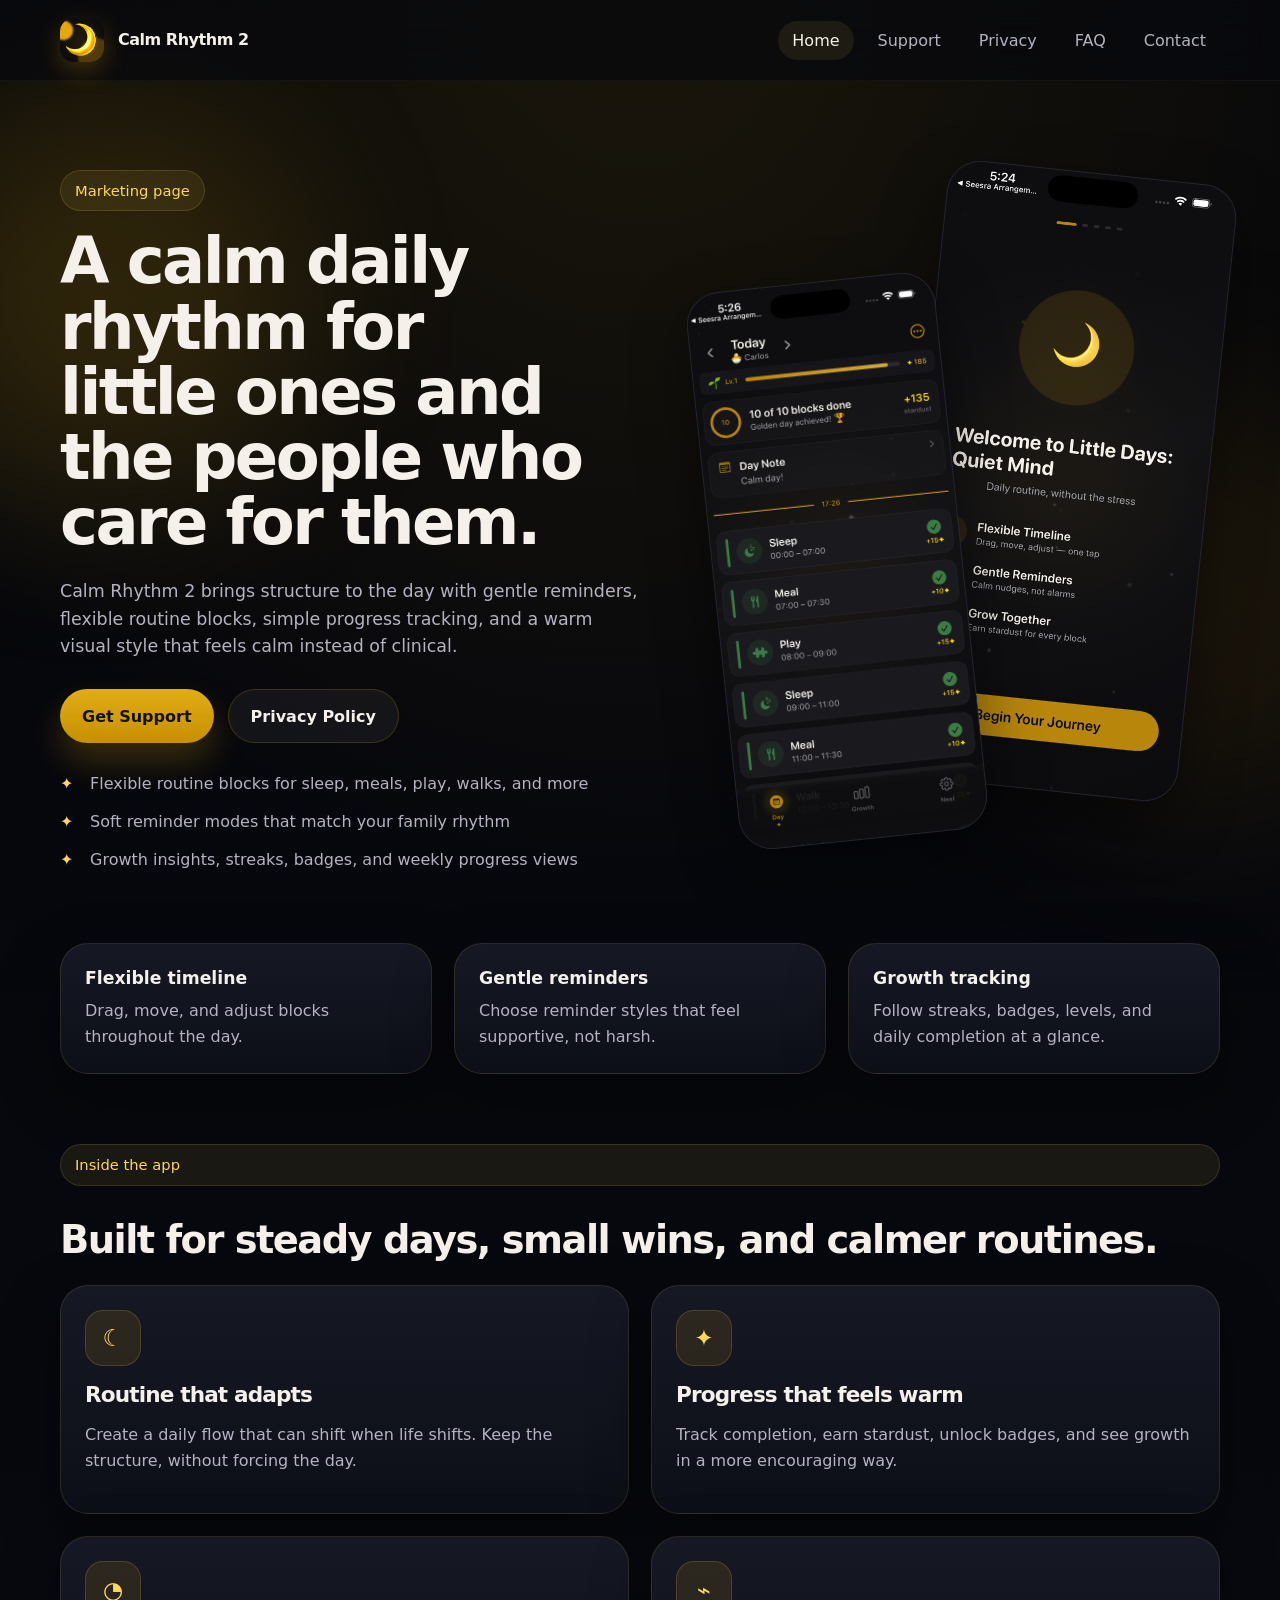
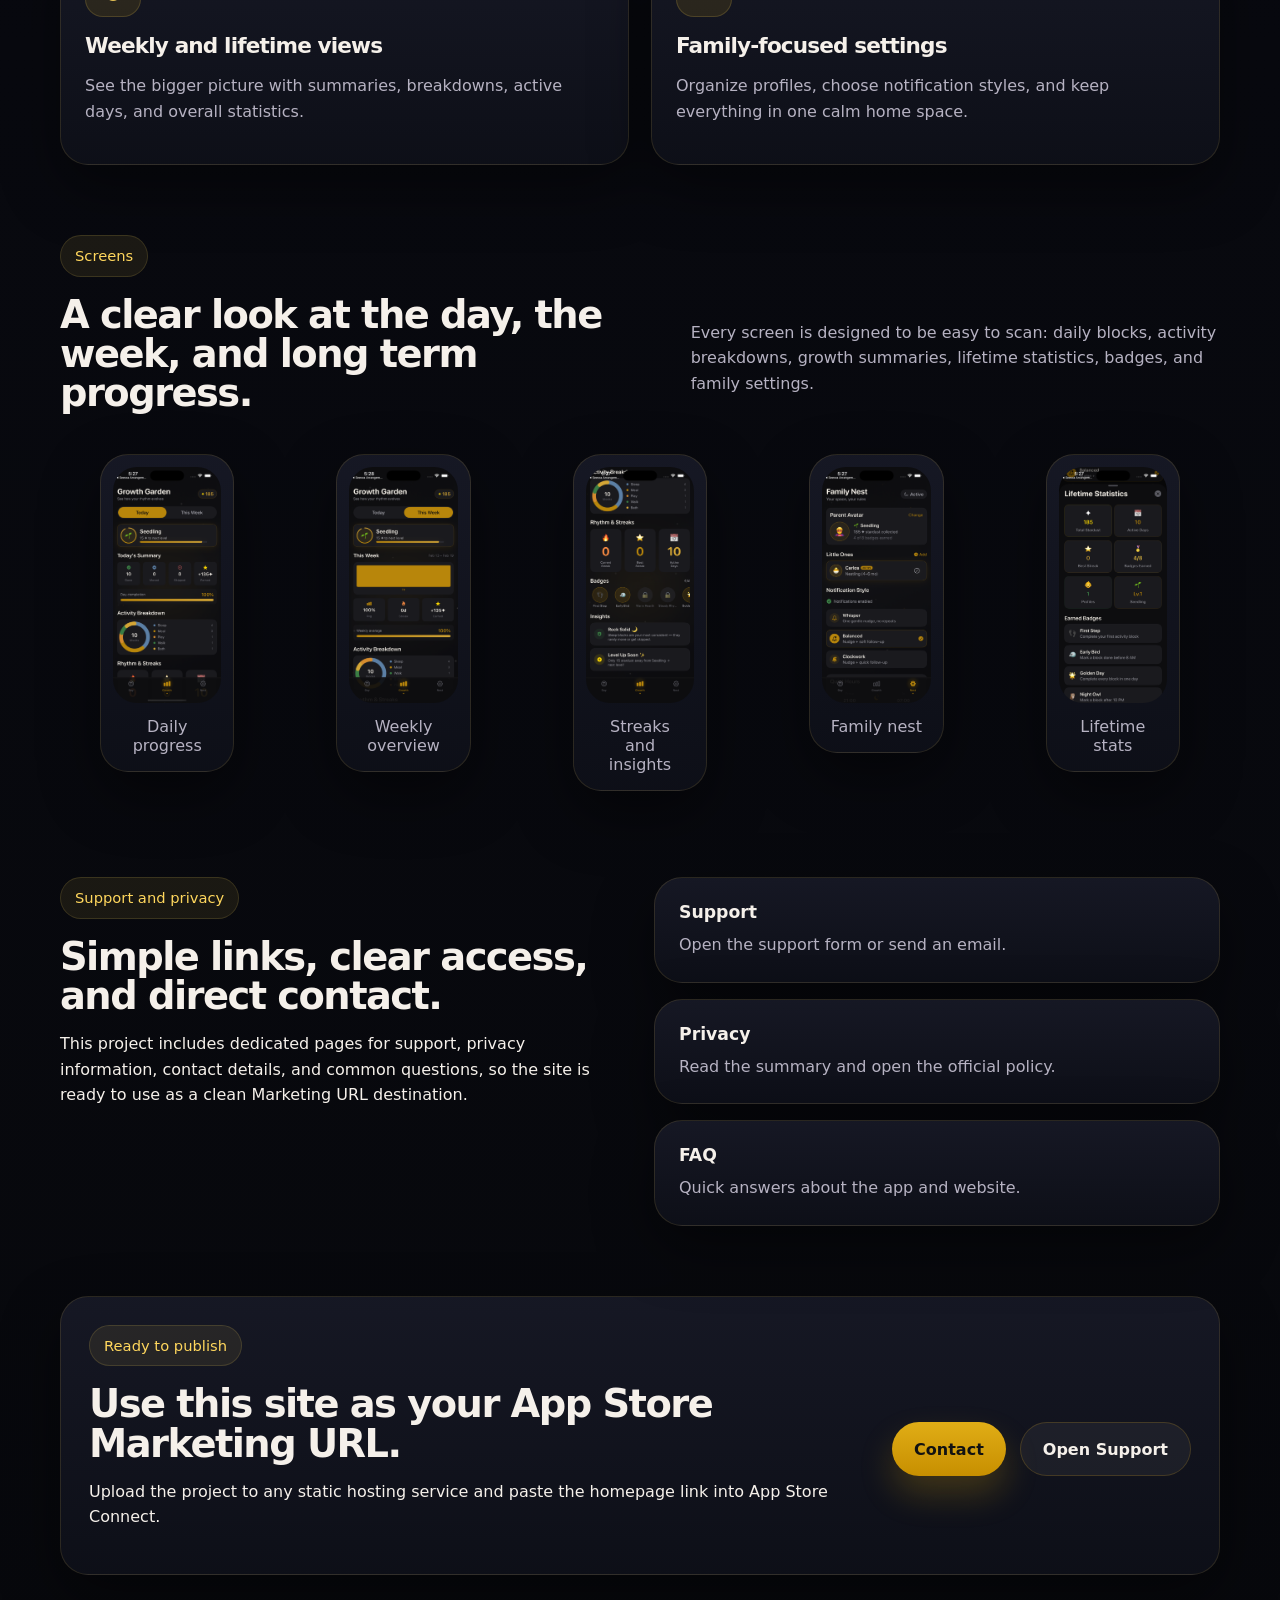
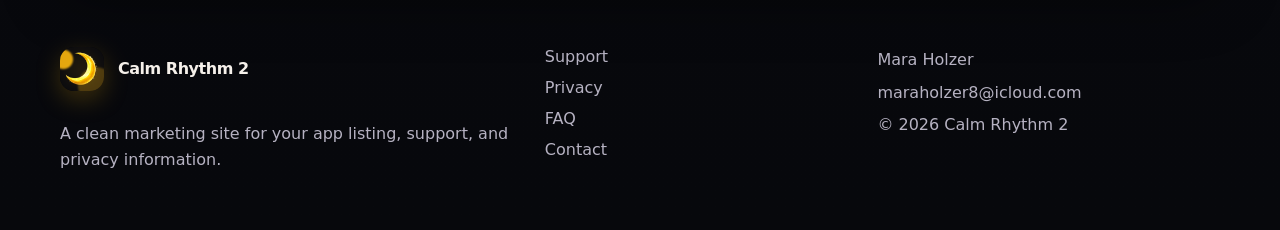
<file: index.html>
<!DOCTYPE html>
<html lang="en">
<head>
  <meta charset="UTF-8">
  <meta name="viewport" content="width=device-width, initial-scale=1.0">
  <title>Calm Rhythm 2</title>
  <meta name="description" content="Calm Rhythm 2 helps families shape a calmer daily rhythm with gentle reminders, flexible routine blocks, growth insights, and a warm, focused experience.">
  <meta name="theme-color" content="#08090f">
  <meta property="og:title" content="Calm Rhythm 2">
  <meta property="og:description" content="A calm daily rhythm for little ones and the people who care for them.">
  <meta property="og:type" content="website">
  <meta property="og:image" content="assets/img/app-icon.png">
  <link rel="icon" type="image/png" href="assets/img/app-icon.png">
  <link rel="stylesheet" href="assets/css/styles.css">
</head>
<body>
  <div class="page-glow glow-left"></div>
  <div class="page-glow glow-right"></div>

  <header class="site-header">
    <div class="container nav-wrap">
      <a class="brand" href="index.html">
        <img src="assets/img/app-icon.png" alt="Calm Rhythm 2 app icon">
        <span>Calm Rhythm 2</span>
      </a>

      <button class="menu-toggle" type="button" aria-expanded="false" aria-controls="site-nav">
        <span></span>
        <span></span>
        <span></span>
      </button>

      <nav id="site-nav" class="site-nav" aria-label="Primary">
        <a href="index.html" class="active">Home</a>
        <a href="support.html">Support</a>
        <a href="privacy.html">Privacy</a>
        <a href="faq.html">FAQ</a>
        <a href="contact.html">Contact</a>
      </nav>
    </div>
  </header>

  <main>
    <section class="hero">
      <div class="container hero-grid">
        <div class="hero-copy">
          <span class="eyebrow">Marketing page</span>
          <h1>A calm daily rhythm for little ones and the people who care for them.</h1>
          <p class="lead">
            Calm Rhythm 2 brings structure to the day with gentle reminders, flexible routine blocks,
            simple progress tracking, and a warm visual style that feels calm instead of clinical.
          </p>

          <div class="hero-actions">
            <a class="button primary" href="support.html">Get Support</a>
            <a class="button secondary" href="privacy.html">Privacy Policy</a>
          </div>

          <ul class="hero-points">
            <li>Flexible routine blocks for sleep, meals, play, walks, and more</li>
            <li>Soft reminder modes that match your family rhythm</li>
            <li>Growth insights, streaks, badges, and weekly progress views</li>
          </ul>
        </div>

        <div class="hero-visual">
          <div class="phone-stack">
            <article class="phone-card card-large tilt-left">
              <img src="assets/img/screen-onboarding.png" alt="Welcome screen in Calm Rhythm 2" loading="eager">
            </article>
            <article class="phone-card card-small float-up">
              <img src="assets/img/screen-day.png" alt="Day routine view in Calm Rhythm 2" loading="eager">
            </article>
          </div>
        </div>
      </div>
    </section>

    <section class="section stats-strip">
      <div class="container stat-grid">
        <article class="stat-card">
          <strong>Flexible timeline</strong>
          <span>Drag, move, and adjust blocks throughout the day.</span>
        </article>
        <article class="stat-card">
          <strong>Gentle reminders</strong>
          <span>Choose reminder styles that feel supportive, not harsh.</span>
        </article>
        <article class="stat-card">
          <strong>Growth tracking</strong>
          <span>Follow streaks, badges, levels, and daily completion at a glance.</span>
        </article>
      </div>
    </section>

    <section class="section">
      <div class="container section-head">
        <span class="eyebrow">Inside the app</span>
        <h2>Built for steady days, small wins, and calmer routines.</h2>
      </div>

      <div class="container feature-grid">
        <article class="feature-card">
          <div class="feature-icon">☾</div>
          <h3>Routine that adapts</h3>
          <p>Create a daily flow that can shift when life shifts. Keep the structure, without forcing the day.</p>
        </article>

        <article class="feature-card">
          <div class="feature-icon">✦</div>
          <h3>Progress that feels warm</h3>
          <p>Track completion, earn stardust, unlock badges, and see growth in a more encouraging way.</p>
        </article>

        <article class="feature-card">
          <div class="feature-icon">◔</div>
          <h3>Weekly and lifetime views</h3>
          <p>See the bigger picture with summaries, breakdowns, active days, and overall statistics.</p>
        </article>

        <article class="feature-card">
          <div class="feature-icon">⌁</div>
          <h3>Family-focused settings</h3>
          <p>Organize profiles, choose notification styles, and keep everything in one calm home space.</p>
        </article>
      </div>
    </section>

    <section class="section showcase">
      <div class="container section-head split">
        <div>
          <span class="eyebrow">Screens</span>
          <h2>A clear look at the day, the week, and long term progress.</h2>
        </div>
        <p class="section-copy">
          Every screen is designed to be easy to scan: daily blocks, activity breakdowns,
          growth summaries, lifetime statistics, badges, and family settings.
        </p>
      </div>

      <div class="container screenshot-grid">
        <figure class="screenshot-card tall">
          <img src="assets/img/screen-growth-today.png" alt="Growth Garden today screen" loading="lazy">
          <figcaption>Daily progress</figcaption>
        </figure>
        <figure class="screenshot-card tall">
          <img src="assets/img/screen-growth-week.png" alt="Growth Garden weekly screen" loading="lazy">
          <figcaption>Weekly overview</figcaption>
        </figure>
        <figure class="screenshot-card tall">
          <img src="assets/img/screen-rhythm.png" alt="Rhythm and streaks screen" loading="lazy">
          <figcaption>Streaks and insights</figcaption>
        </figure>
        <figure class="screenshot-card tall">
          <img src="assets/img/screen-family.png" alt="Family settings screen" loading="lazy">
          <figcaption>Family nest</figcaption>
        </figure>
        <figure class="screenshot-card tall">
          <img src="assets/img/screen-statistics.png" alt="Lifetime statistics screen" loading="lazy">
          <figcaption>Lifetime stats</figcaption>
        </figure>
      </div>
    </section>

    <section class="section info-band">
      <div class="container info-grid">
        <div class="info-copy">
          <span class="eyebrow">Support and privacy</span>
          <h2>Simple links, clear access, and direct contact.</h2>
          <p>
            This project includes dedicated pages for support, privacy information, contact details,
            and common questions, so the site is ready to use as a clean Marketing URL destination.
          </p>
        </div>
        <div class="mini-cards">
          <a class="mini-card" href="support.html">
            <strong>Support</strong>
            <span>Open the support form or send an email.</span>
          </a>
          <a class="mini-card" href="privacy.html">
            <strong>Privacy</strong>
            <span>Read the summary and open the official policy.</span>
          </a>
          <a class="mini-card" href="faq.html">
            <strong>FAQ</strong>
            <span>Quick answers about the app and website.</span>
          </a>
        </div>
      </div>
    </section>

    <section class="section cta-section">
      <div class="container cta-box">
        <div>
          <span class="eyebrow">Ready to publish</span>
          <h2>Use this site as your App Store Marketing URL.</h2>
          <p>Upload the project to any static hosting service and paste the homepage link into App Store Connect.</p>
        </div>
        <div class="cta-actions">
          <a class="button primary" href="contact.html">Contact</a>
          <a class="button secondary" href="support.html">Open Support</a>
        </div>
      </div>
    </section>
  </main>

  <footer class="site-footer">
    <div class="container footer-grid">
      <div>
        <a class="brand footer-brand" href="index.html">
          <img src="assets/img/app-icon.png" alt="Calm Rhythm 2 app icon">
          <span>Calm Rhythm 2</span>
        </a>
        <p class="footer-text">A clean marketing site for your app listing, support, and privacy information.</p>
      </div>

      <div class="footer-links">
        <a href="support.html">Support</a>
        <a href="privacy.html">Privacy</a>
        <a href="faq.html">FAQ</a>
        <a href="contact.html">Contact</a>
      </div>

      <div class="footer-meta">
        <span>Mara Holzer</span>
        <a href="mailto:maraholzer8@icloud.com">maraholzer8@icloud.com</a>
        <span>© <span id="year"></span> Calm Rhythm 2</span>
      </div>
    </div>
  </footer>

  <script src="assets/js/script.js"></script>
</body>
</html>
</file>
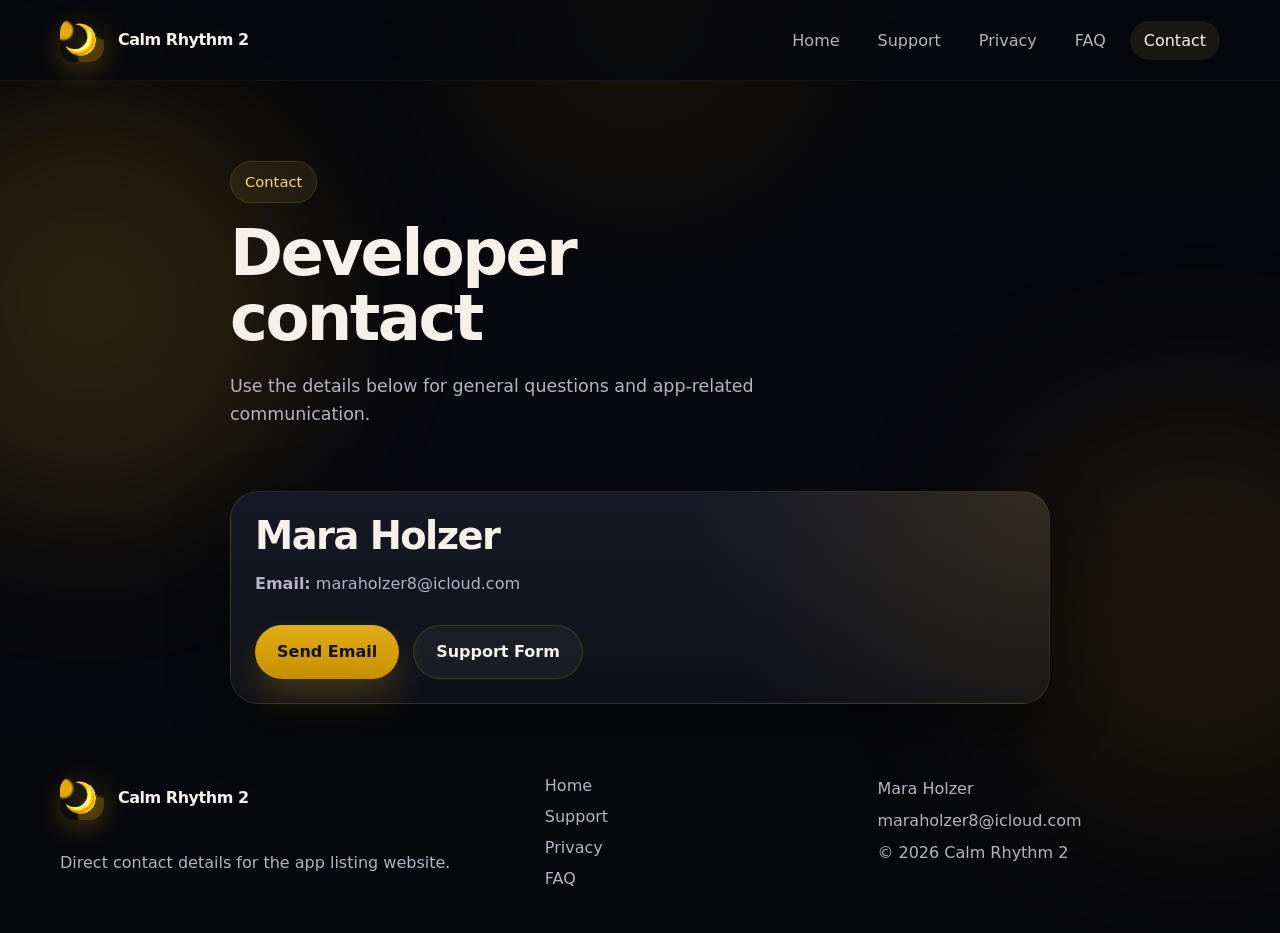
<file: contact.html>
<!DOCTYPE html>
<html lang="en">
<head>
  <meta charset="UTF-8">
  <meta name="viewport" content="width=device-width, initial-scale=1.0">
  <title>Contact · Calm Rhythm 2</title>
  <meta name="description" content="Contact details for Calm Rhythm 2.">
  <meta name="theme-color" content="#08090f">
  <link rel="icon" type="image/png" href="assets/img/app-icon.png">
  <link rel="stylesheet" href="assets/css/styles.css">
</head>
<body>
  <div class="page-glow glow-left"></div>
  <div class="page-glow glow-right"></div>

  <header class="site-header">
    <div class="container nav-wrap">
      <a class="brand" href="index.html">
        <img src="assets/img/app-icon.png" alt="Calm Rhythm 2 app icon">
        <span>Calm Rhythm 2</span>
      </a>
      <button class="menu-toggle" type="button" aria-expanded="false" aria-controls="site-nav">
        <span></span><span></span><span></span>
      </button>
      <nav id="site-nav" class="site-nav" aria-label="Primary">
        <a href="index.html">Home</a>
        <a href="support.html">Support</a>
        <a href="privacy.html">Privacy</a>
        <a href="faq.html">FAQ</a>
        <a href="contact.html" class="active">Contact</a>
      </nav>
    </div>
  </header>

  <main>
    <section class="inner-hero">
      <div class="container narrow">
        <span class="eyebrow">Contact</span>
        <h1>Developer contact</h1>
        <p class="lead">Use the details below for general questions and app-related communication.</p>
      </div>
    </section>

    <section class="section">
      <div class="container narrow">
        <article class="panel-card highlight-panel contact-card">
          <h2>Mara Holzer</h2>
          <p><strong>Email:</strong> <a href="mailto:maraholzer8@icloud.com">maraholzer8@icloud.com</a></p>
          <div class="cta-actions left-align">
            <a class="button primary" href="mailto:maraholzer8@icloud.com">Send Email</a>
            <a class="button secondary" href="https://forms.gle/k3CAYrdXFRy4uc44A" target="_blank" rel="noopener noreferrer">Support Form</a>
          </div>
        </article>
      </div>
    </section>
  </main>

  <footer class="site-footer">
    <div class="container footer-grid">
      <div>
        <a class="brand footer-brand" href="index.html">
          <img src="assets/img/app-icon.png" alt="Calm Rhythm 2 app icon">
          <span>Calm Rhythm 2</span>
        </a>
        <p class="footer-text">Direct contact details for the app listing website.</p>
      </div>
      <div class="footer-links">
        <a href="index.html">Home</a>
        <a href="support.html">Support</a>
        <a href="privacy.html">Privacy</a>
        <a href="faq.html">FAQ</a>
      </div>
      <div class="footer-meta">
        <span>Mara Holzer</span>
        <a href="mailto:maraholzer8@icloud.com">maraholzer8@icloud.com</a>
        <span>© <span id="year"></span> Calm Rhythm 2</span>
      </div>
    </div>
  </footer>

  <script src="assets/js/script.js"></script>
</body>
</html>
</file>
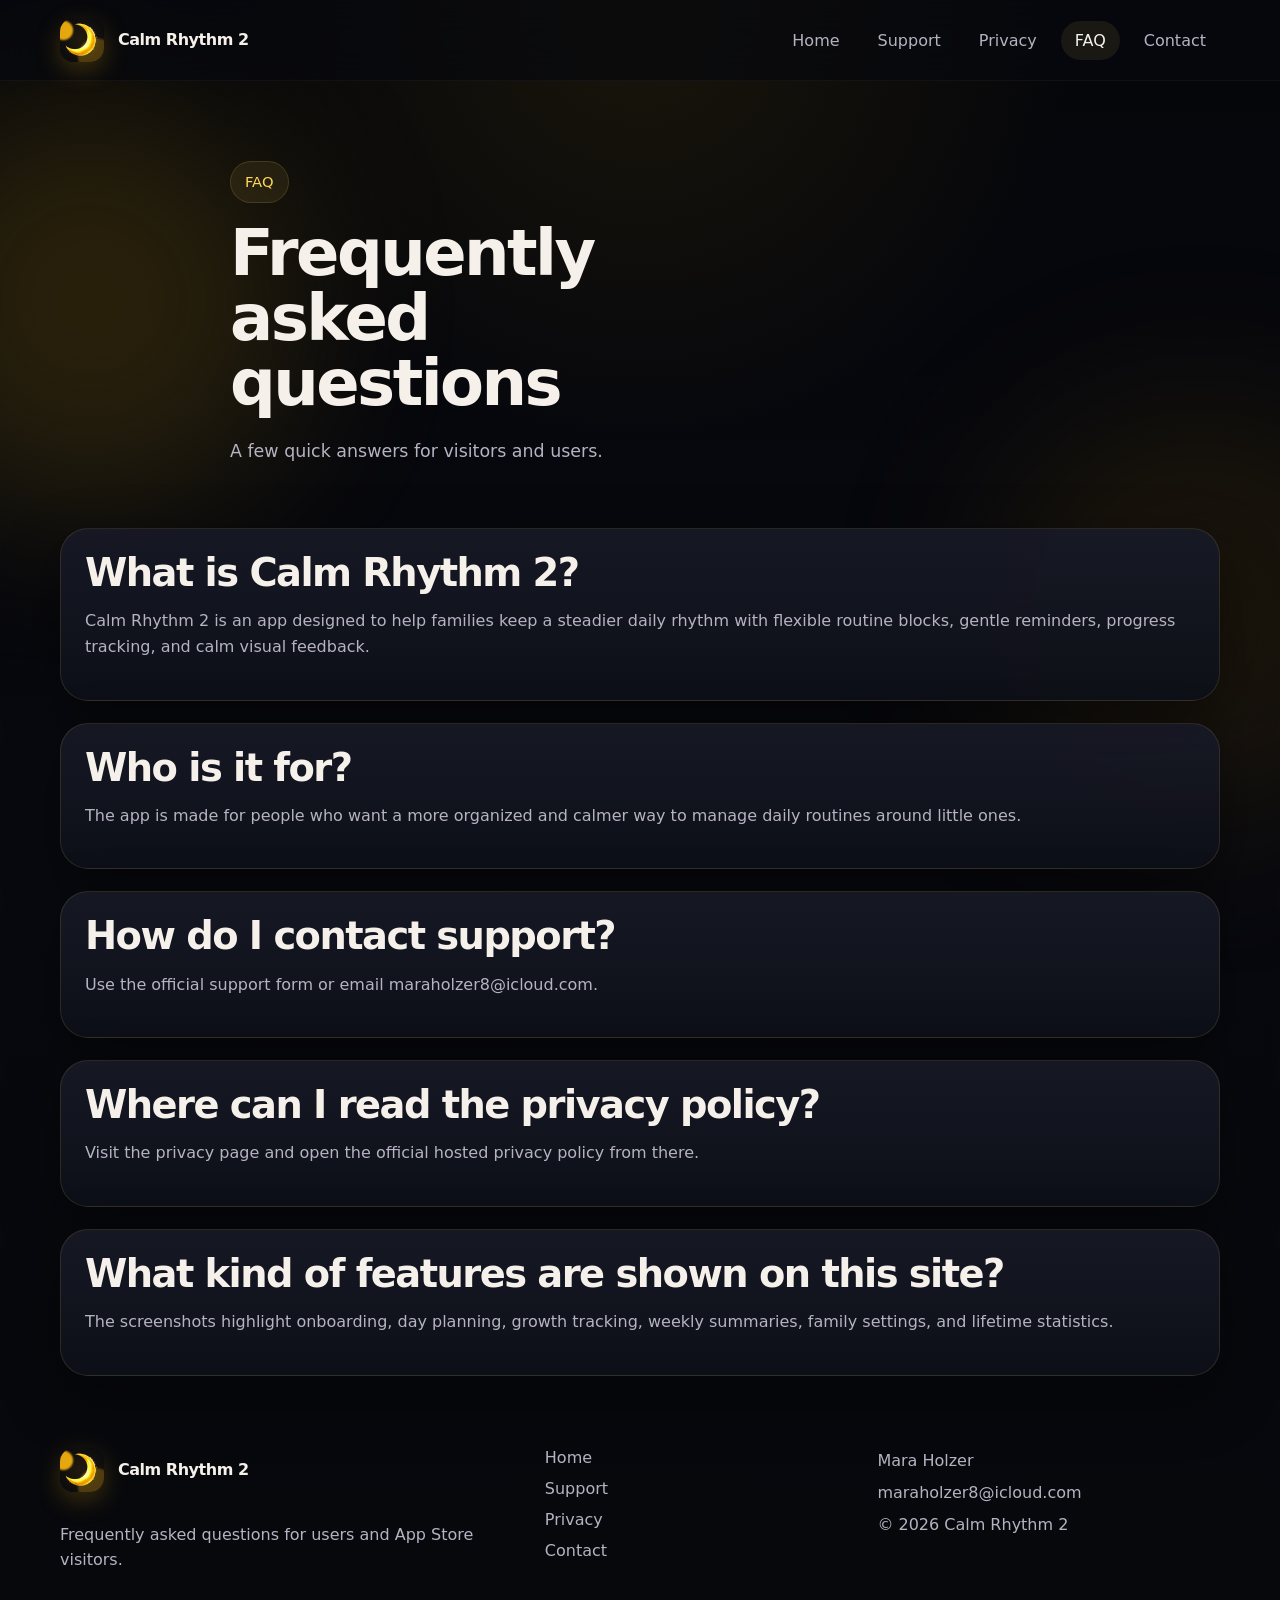
<file: faq.html>
<!DOCTYPE html>
<html lang="en">
<head>
  <meta charset="UTF-8">
  <meta name="viewport" content="width=device-width, initial-scale=1.0">
  <title>FAQ · Calm Rhythm 2</title>
  <meta name="description" content="Frequently asked questions for Calm Rhythm 2.">
  <meta name="theme-color" content="#08090f">
  <link rel="icon" type="image/png" href="assets/img/app-icon.png">
  <link rel="stylesheet" href="assets/css/styles.css">
</head>
<body>
  <div class="page-glow glow-left"></div>
  <div class="page-glow glow-right"></div>

  <header class="site-header">
    <div class="container nav-wrap">
      <a class="brand" href="index.html">
        <img src="assets/img/app-icon.png" alt="Calm Rhythm 2 app icon">
        <span>Calm Rhythm 2</span>
      </a>
      <button class="menu-toggle" type="button" aria-expanded="false" aria-controls="site-nav">
        <span></span><span></span><span></span>
      </button>
      <nav id="site-nav" class="site-nav" aria-label="Primary">
        <a href="index.html">Home</a>
        <a href="support.html">Support</a>
        <a href="privacy.html">Privacy</a>
        <a href="faq.html" class="active">FAQ</a>
        <a href="contact.html">Contact</a>
      </nav>
    </div>
  </header>

  <main>
    <section class="inner-hero">
      <div class="container narrow">
        <span class="eyebrow">FAQ</span>
        <h1>Frequently asked questions</h1>
        <p class="lead">A few quick answers for visitors and users.</p>
      </div>
    </section>

    <section class="section">
      <div class="container faq-list">
        <article class="panel-card faq-item">
          <h2>What is Calm Rhythm 2?</h2>
          <p>Calm Rhythm 2 is an app designed to help families keep a steadier daily rhythm with flexible routine blocks, gentle reminders, progress tracking, and calm visual feedback.</p>
        </article>

        <article class="panel-card faq-item">
          <h2>Who is it for?</h2>
          <p>The app is made for people who want a more organized and calmer way to manage daily routines around little ones.</p>
        </article>

        <article class="panel-card faq-item">
          <h2>How do I contact support?</h2>
          <p>Use the official <a href="https://forms.gle/k3CAYrdXFRy4uc44A" target="_blank" rel="noopener noreferrer">support form</a> or email <a href="mailto:maraholzer8@icloud.com">maraholzer8@icloud.com</a>.</p>
        </article>

        <article class="panel-card faq-item">
          <h2>Where can I read the privacy policy?</h2>
          <p>Visit the <a href="privacy.html">privacy page</a> and open the official hosted privacy policy from there.</p>
        </article>

        <article class="panel-card faq-item">
          <h2>What kind of features are shown on this site?</h2>
          <p>The screenshots highlight onboarding, day planning, growth tracking, weekly summaries, family settings, and lifetime statistics.</p>
        </article>
      </div>
    </section>
  </main>

  <footer class="site-footer">
    <div class="container footer-grid">
      <div>
        <a class="brand footer-brand" href="index.html">
          <img src="assets/img/app-icon.png" alt="Calm Rhythm 2 app icon">
          <span>Calm Rhythm 2</span>
        </a>
        <p class="footer-text">Frequently asked questions for users and App Store visitors.</p>
      </div>
      <div class="footer-links">
        <a href="index.html">Home</a>
        <a href="support.html">Support</a>
        <a href="privacy.html">Privacy</a>
        <a href="contact.html">Contact</a>
      </div>
      <div class="footer-meta">
        <span>Mara Holzer</span>
        <a href="mailto:maraholzer8@icloud.com">maraholzer8@icloud.com</a>
        <span>© <span id="year"></span> Calm Rhythm 2</span>
      </div>
    </div>
  </footer>

  <script src="assets/js/script.js"></script>
</body>
</html>
</file>
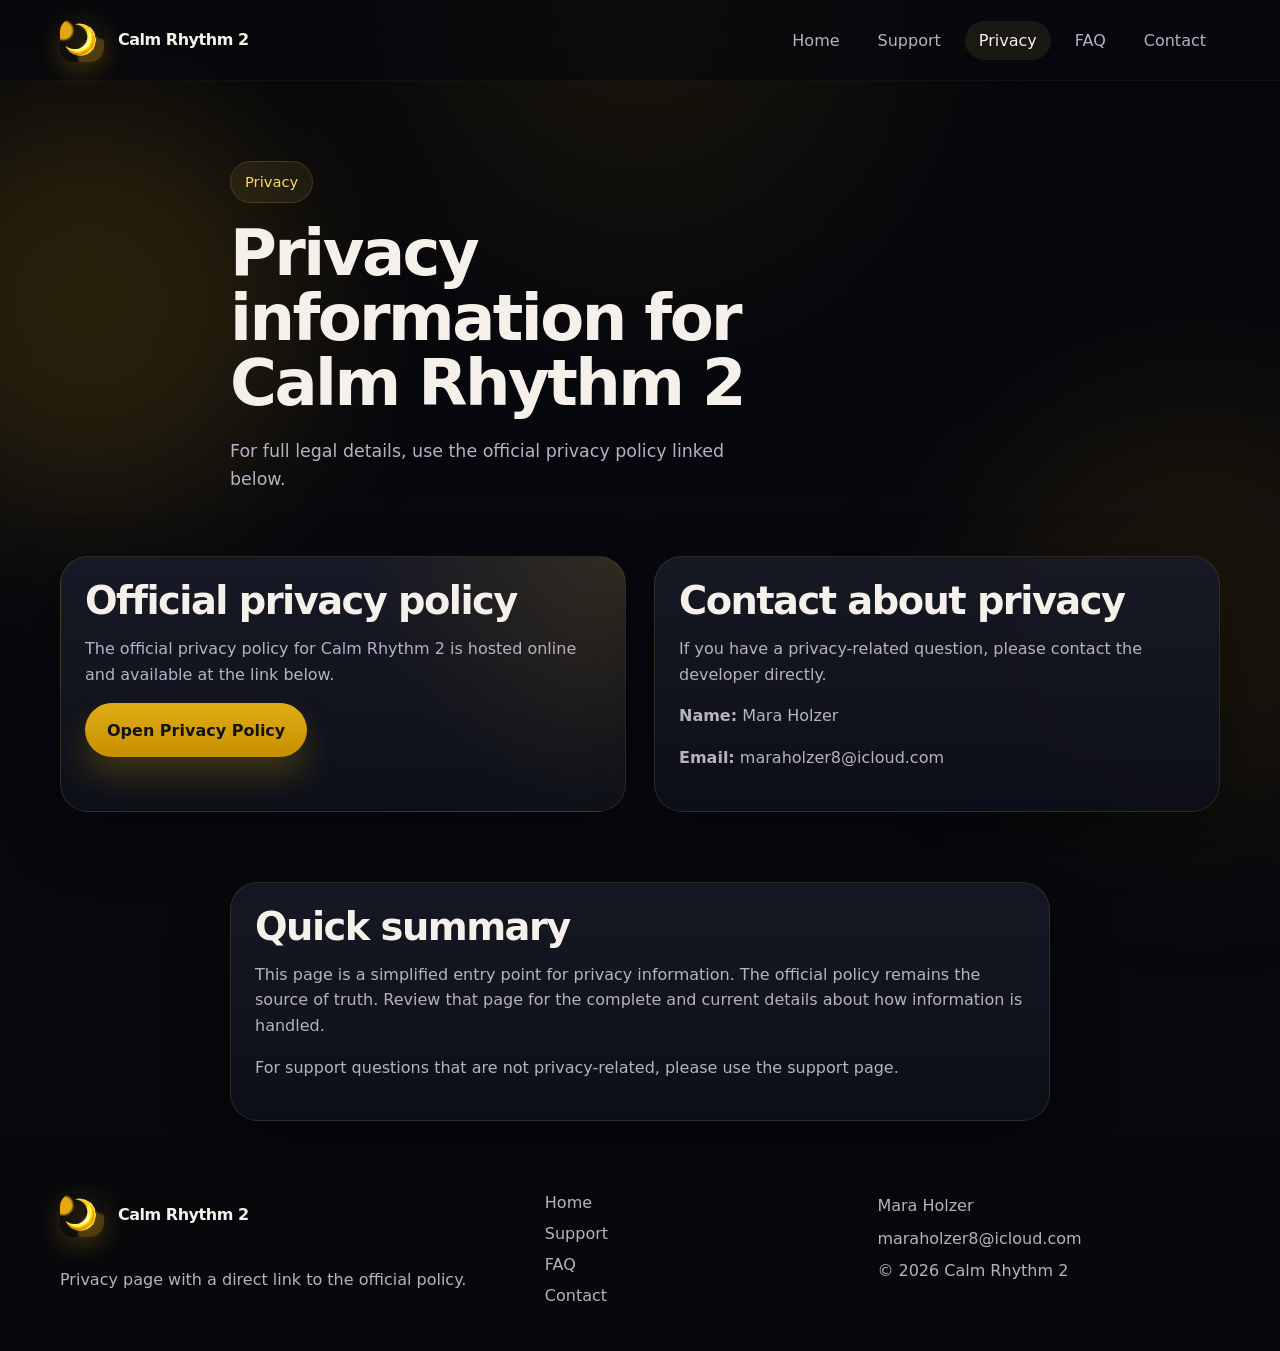
<file: privacy.html>
<!DOCTYPE html>
<html lang="en">
<head>
  <meta charset="UTF-8">
  <meta name="viewport" content="width=device-width, initial-scale=1.0">
  <title>Privacy · Calm Rhythm 2</title>
  <meta name="description" content="Privacy information for Calm Rhythm 2.">
  <meta name="theme-color" content="#08090f">
  <link rel="icon" type="image/png" href="assets/img/app-icon.png">
  <link rel="stylesheet" href="assets/css/styles.css">
</head>
<body>
  <div class="page-glow glow-left"></div>
  <div class="page-glow glow-right"></div>

  <header class="site-header">
    <div class="container nav-wrap">
      <a class="brand" href="index.html">
        <img src="assets/img/app-icon.png" alt="Calm Rhythm 2 app icon">
        <span>Calm Rhythm 2</span>
      </a>
      <button class="menu-toggle" type="button" aria-expanded="false" aria-controls="site-nav">
        <span></span><span></span><span></span>
      </button>
      <nav id="site-nav" class="site-nav" aria-label="Primary">
        <a href="index.html">Home</a>
        <a href="support.html">Support</a>
        <a href="privacy.html" class="active">Privacy</a>
        <a href="faq.html">FAQ</a>
        <a href="contact.html">Contact</a>
      </nav>
    </div>
  </header>

  <main>
    <section class="inner-hero">
      <div class="container narrow">
        <span class="eyebrow">Privacy</span>
        <h1>Privacy information for Calm Rhythm 2</h1>
        <p class="lead">For full legal details, use the official privacy policy linked below.</p>
      </div>
    </section>

    <section class="section">
      <div class="container support-grid alt-grid">
        <article class="panel-card highlight-panel">
          <h2>Official privacy policy</h2>
          <p>
            The official privacy policy for Calm Rhythm 2 is hosted online and available at the link below.
          </p>
          <a class="button primary" href="https://doc-hosting.flycricket.io/little-days-quiet-mind-privacy-policy/615451b4-6631-4337-88b1-2e77f54204c6/privacy" target="_blank" rel="noopener noreferrer">Open Privacy Policy</a>
        </article>

        <article class="panel-card">
          <h2>Contact about privacy</h2>
          <p>If you have a privacy-related question, please contact the developer directly.</p>
          <p><strong>Name:</strong> Mara Holzer</p>
          <p><strong>Email:</strong> <a href="mailto:maraholzer8@icloud.com">maraholzer8@icloud.com</a></p>
        </article>
      </div>
    </section>

    <section class="section">
      <div class="container narrow">
        <article class="panel-card">
          <h2>Quick summary</h2>
          <p>
            This page is a simplified entry point for privacy information. The official policy remains the source of truth.
            Review that page for the complete and current details about how information is handled.
          </p>
          <p>
            For support questions that are not privacy-related, please use the <a href="support.html">support page</a>.
          </p>
        </article>
      </div>
    </section>
  </main>

  <footer class="site-footer">
    <div class="container footer-grid">
      <div>
        <a class="brand footer-brand" href="index.html">
          <img src="assets/img/app-icon.png" alt="Calm Rhythm 2 app icon">
          <span>Calm Rhythm 2</span>
        </a>
        <p class="footer-text">Privacy page with a direct link to the official policy.</p>
      </div>
      <div class="footer-links">
        <a href="index.html">Home</a>
        <a href="support.html">Support</a>
        <a href="faq.html">FAQ</a>
        <a href="contact.html">Contact</a>
      </div>
      <div class="footer-meta">
        <span>Mara Holzer</span>
        <a href="mailto:maraholzer8@icloud.com">maraholzer8@icloud.com</a>
        <span>© <span id="year"></span> Calm Rhythm 2</span>
      </div>
    </div>
  </footer>

  <script src="assets/js/script.js"></script>
</body>
</html>
</file>
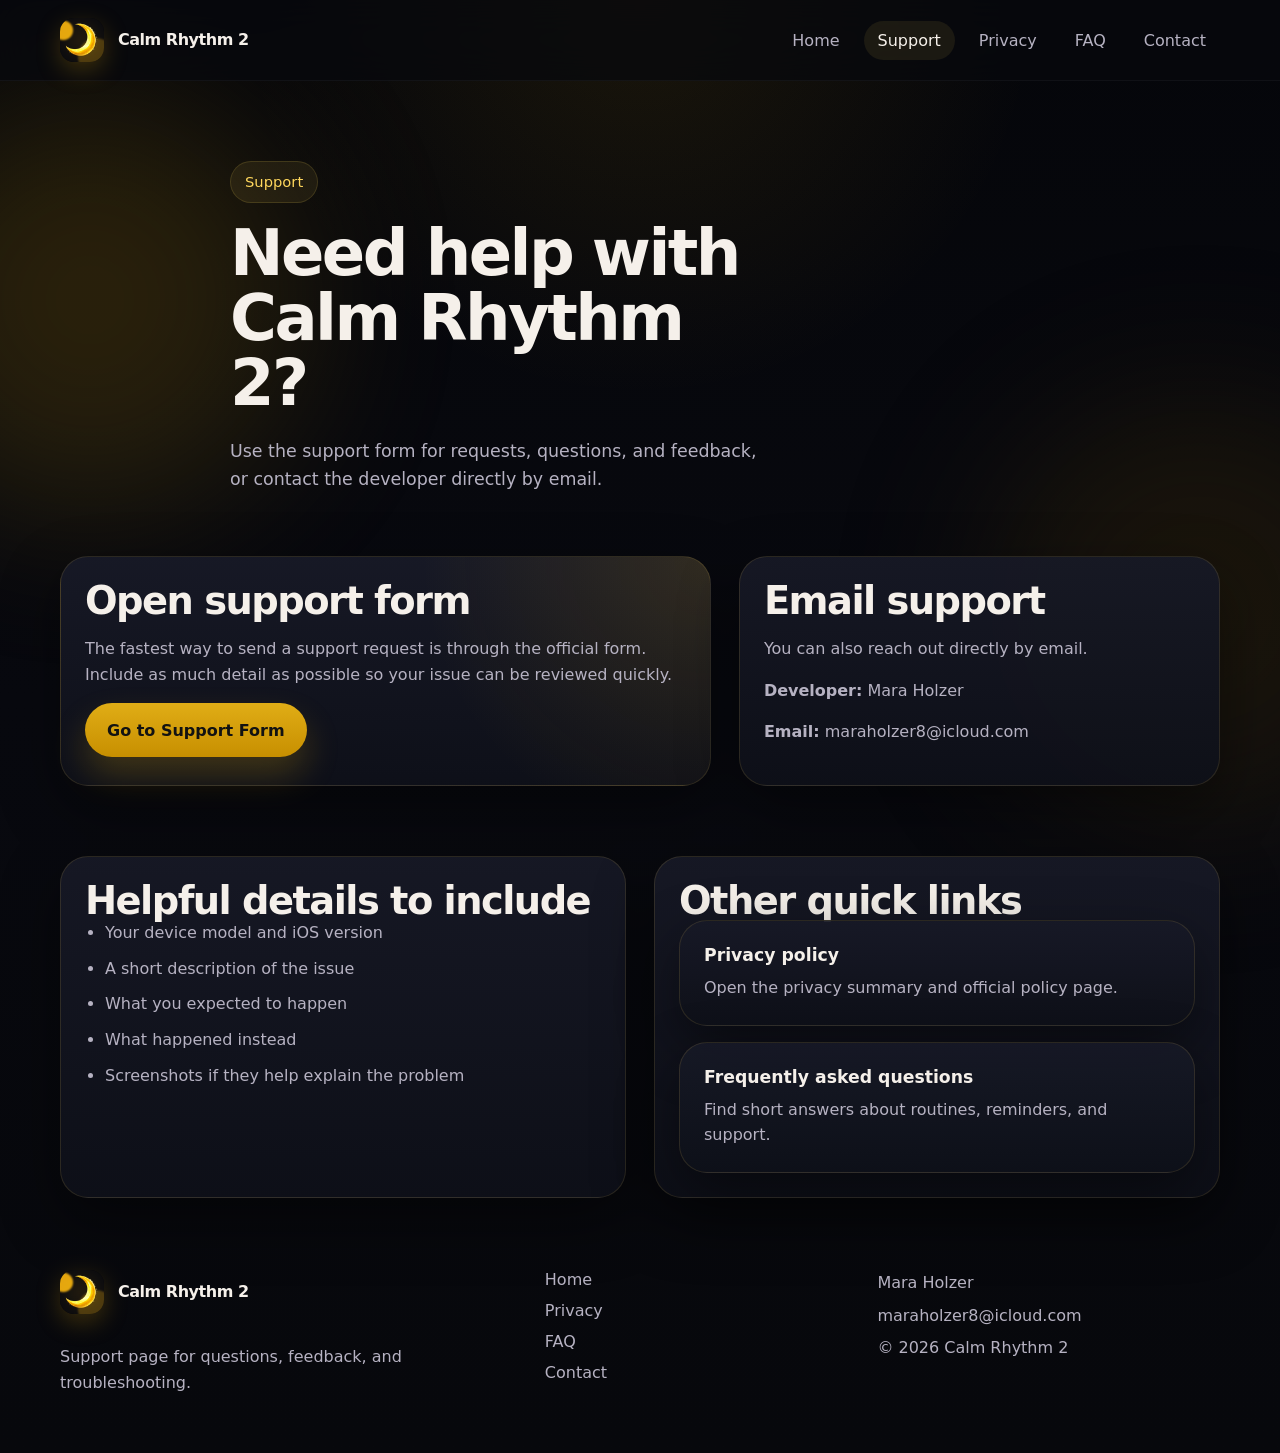
<file: support.html>
<!DOCTYPE html>
<html lang="en">
<head>
  <meta charset="UTF-8">
  <meta name="viewport" content="width=device-width, initial-scale=1.0">
  <title>Support · Calm Rhythm 2</title>
  <meta name="description" content="Support for Calm Rhythm 2. Open the support form or contact the developer by email.">
  <meta name="theme-color" content="#08090f">
  <link rel="icon" type="image/png" href="assets/img/app-icon.png">
  <link rel="stylesheet" href="assets/css/styles.css">
</head>
<body>
  <div class="page-glow glow-left"></div>
  <div class="page-glow glow-right"></div>

  <header class="site-header">
    <div class="container nav-wrap">
      <a class="brand" href="index.html">
        <img src="assets/img/app-icon.png" alt="Calm Rhythm 2 app icon">
        <span>Calm Rhythm 2</span>
      </a>
      <button class="menu-toggle" type="button" aria-expanded="false" aria-controls="site-nav">
        <span></span><span></span><span></span>
      </button>
      <nav id="site-nav" class="site-nav" aria-label="Primary">
        <a href="index.html">Home</a>
        <a href="support.html" class="active">Support</a>
        <a href="privacy.html">Privacy</a>
        <a href="faq.html">FAQ</a>
        <a href="contact.html">Contact</a>
      </nav>
    </div>
  </header>

  <main>
    <section class="inner-hero">
      <div class="container narrow">
        <span class="eyebrow">Support</span>
        <h1>Need help with Calm Rhythm 2?</h1>
        <p class="lead">Use the support form for requests, questions, and feedback, or contact the developer directly by email.</p>
      </div>
    </section>

    <section class="section">
      <div class="container support-grid">
        <article class="panel-card highlight-panel">
          <h2>Open support form</h2>
          <p>
            The fastest way to send a support request is through the official form.
            Include as much detail as possible so your issue can be reviewed quickly.
          </p>
          <a class="button primary" href="https://forms.gle/k3CAYrdXFRy4uc44A" target="_blank" rel="noopener noreferrer">Go to Support Form</a>
        </article>

        <article class="panel-card">
          <h2>Email support</h2>
          <p>You can also reach out directly by email.</p>
          <p><strong>Developer:</strong> Mara Holzer</p>
          <p><strong>Email:</strong> <a href="mailto:maraholzer8@icloud.com">maraholzer8@icloud.com</a></p>
        </article>
      </div>
    </section>

    <section class="section">
      <div class="container support-grid alt-grid">
        <article class="panel-card">
          <h2>Helpful details to include</h2>
          <ul class="clean-list">
            <li>Your device model and iOS version</li>
            <li>A short description of the issue</li>
            <li>What you expected to happen</li>
            <li>What happened instead</li>
            <li>Screenshots if they help explain the problem</li>
          </ul>
        </article>

        <article class="panel-card">
          <h2>Other quick links</h2>
          <div class="link-stack">
            <a class="mini-card" href="privacy.html">
              <strong>Privacy policy</strong>
              <span>Open the privacy summary and official policy page.</span>
            </a>
            <a class="mini-card" href="faq.html">
              <strong>Frequently asked questions</strong>
              <span>Find short answers about routines, reminders, and support.</span>
            </a>
          </div>
        </article>
      </div>
    </section>
  </main>

  <footer class="site-footer">
    <div class="container footer-grid">
      <div>
        <a class="brand footer-brand" href="index.html">
          <img src="assets/img/app-icon.png" alt="Calm Rhythm 2 app icon">
          <span>Calm Rhythm 2</span>
        </a>
        <p class="footer-text">Support page for questions, feedback, and troubleshooting.</p>
      </div>
      <div class="footer-links">
        <a href="index.html">Home</a>
        <a href="privacy.html">Privacy</a>
        <a href="faq.html">FAQ</a>
        <a href="contact.html">Contact</a>
      </div>
      <div class="footer-meta">
        <span>Mara Holzer</span>
        <a href="mailto:maraholzer8@icloud.com">maraholzer8@icloud.com</a>
        <span>© <span id="year"></span> Calm Rhythm 2</span>
      </div>
    </div>
  </footer>

  <script src="assets/js/script.js"></script>
</body>
</html>
</file>
<file: assets/css/styles.css>
:root {
  --bg: #08090f;
  --bg-soft: rgba(20, 21, 33, 0.9);
  --panel: rgba(19, 21, 32, 0.86);
  --panel-strong: rgba(22, 24, 37, 0.96);
  --text: #f5f0ea;
  --muted: #b6b2c2;
  --line: rgba(240, 182, 25, 0.18);
  --gold: #d6a10b;
  --gold-bright: #ffd75d;
  --shadow: 0 22px 60px rgba(0, 0, 0, 0.45);
  --radius-xl: 28px;
  --radius-lg: 22px;
  --radius-md: 18px;
  --container: 1160px;
}

* {
  box-sizing: border-box;
}

html {
  scroll-behavior: smooth;
}

body {
  margin: 0;
  font-family: Inter, ui-sans-serif, system-ui, -apple-system, BlinkMacSystemFont, "Segoe UI", sans-serif;
  background:
    radial-gradient(circle at top, rgba(214, 161, 11, 0.1), transparent 25%),
    linear-gradient(180deg, #05060a 0%, #08090f 48%, #07080c 100%);
  color: var(--text);
  min-height: 100vh;
  position: relative;
  overflow-x: hidden;
}

img {
  max-width: 100%;
  display: block;
}

a {
  color: inherit;
  text-decoration: none;
}

.container {
  width: min(calc(100% - 32px), var(--container));
  margin: 0 auto;
}

.narrow {
  max-width: 820px;
}

.page-glow {
  position: fixed;
  inset: auto;
  width: 420px;
  height: 420px;
  border-radius: 50%;
  filter: blur(90px);
  pointer-events: none;
  opacity: 0.17;
  z-index: 0;
}

.glow-left {
  top: 90px;
  left: -120px;
  background: #d6a10b;
}

.glow-right {
  right: -130px;
  bottom: 80px;
  background: #7b5700;
}

.site-header,
.site-footer,
main {
  position: relative;
  z-index: 1;
}

.site-header {
  position: sticky;
  top: 0;
  backdrop-filter: blur(18px);
  background: rgba(8, 9, 15, 0.72);
  border-bottom: 1px solid rgba(255, 255, 255, 0.04);
}

.nav-wrap {
  display: flex;
  align-items: center;
  justify-content: space-between;
  gap: 20px;
  padding: 18px 0;
}

.brand {
  display: inline-flex;
  align-items: center;
  gap: 14px;
  font-weight: 700;
  letter-spacing: -0.03em;
}

.brand img {
  width: 44px;
  height: 44px;
  border-radius: 14px;
  box-shadow: 0 8px 24px rgba(214, 161, 11, 0.25);
}

.site-nav {
  display: flex;
  align-items: center;
  gap: 10px;
}

.site-nav a {
  padding: 10px 14px;
  color: var(--muted);
  border-radius: 999px;
  transition: 0.25s ease;
}

.site-nav a:hover,
.site-nav a.active {
  color: var(--text);
  background: rgba(255, 214, 93, 0.08);
}

.menu-toggle {
  display: none;
  width: 48px;
  height: 48px;
  border: 1px solid var(--line);
  background: rgba(255, 255, 255, 0.03);
  border-radius: 14px;
  align-items: center;
  justify-content: center;
  flex-direction: column;
  gap: 4px;
  cursor: pointer;
}

.menu-toggle span {
  display: block;
  width: 18px;
  height: 2px;
  border-radius: 2px;
  background: var(--text);
}

.hero,
.inner-hero {
  padding: 80px 0 28px;
}

.hero-grid,
.info-grid,
.support-grid,
.footer-grid,
.cta-box {
  display: grid;
  gap: 28px;
}

.hero-grid {
  grid-template-columns: 1.04fr 0.96fr;
  align-items: center;
}

.eyebrow {
  display: inline-flex;
  align-items: center;
  gap: 8px;
  padding: 8px 14px;
  border-radius: 999px;
  color: var(--gold-bright);
  background: rgba(255, 215, 93, 0.08);
  border: 1px solid rgba(255, 215, 93, 0.14);
  font-size: 0.92rem;
  margin-bottom: 18px;
}

h1,
h2,
h3 {
  margin: 0;
  letter-spacing: -0.04em;
  line-height: 1.02;
}

h1 {
  font-size: clamp(2.7rem, 5vw, 4.8rem);
  max-width: 12ch;
}

h2 {
  font-size: clamp(2rem, 3vw, 3.1rem);
}

h3 {
  font-size: 1.35rem;
}

.lead,
.section-copy,
.footer-text,
p,
li,
span {
  line-height: 1.6;
}

.lead {
  margin: 22px 0 0;
  color: var(--muted);
  font-size: 1.09rem;
  max-width: 62ch;
}

.hero-actions,
.cta-actions {
  display: flex;
  flex-wrap: wrap;
  gap: 14px;
  margin-top: 28px;
}

.button {
  display: inline-flex;
  align-items: center;
  justify-content: center;
  gap: 8px;
  min-height: 54px;
  padding: 0 22px;
  border-radius: 999px;
  font-weight: 700;
  transition: transform 0.2s ease, box-shadow 0.2s ease, background 0.2s ease;
}

.button:hover {
  transform: translateY(-1px);
}

.button.primary {
  background: linear-gradient(180deg, #e0ad16 0%, #c78f00 100%);
  color: #121212;
  box-shadow: 0 18px 34px rgba(214, 161, 11, 0.24);
}

.button.secondary {
  background: rgba(255, 255, 255, 0.05);
  border: 1px solid var(--line);
  color: var(--text);
}

.hero-points {
  list-style: none;
  padding: 0;
  margin: 28px 0 0;
  display: grid;
  gap: 12px;
}

.hero-points li {
  padding-left: 30px;
  color: var(--muted);
  position: relative;
}

.hero-points li::before {
  content: "✦";
  position: absolute;
  left: 0;
  top: 0;
  color: var(--gold-bright);
}

.hero-visual {
  display: flex;
  justify-content: center;
}

.phone-stack {
  position: relative;
  width: min(100%, 520px);
  min-height: 720px;
}

.phone-card {
  position: absolute;
  border-radius: 34px;
  overflow: hidden;
  background: var(--panel-strong);
  border: 1px solid rgba(255, 255, 255, 0.06);
  box-shadow: var(--shadow);
}

.phone-card img {
  width: 100%;
  height: 100%;
  object-fit: cover;
}

.card-large {
  width: 56%;
  height: 620px;
  right: 0;
  top: 10px;
}

.card-small {
  width: 48%;
  height: 560px;
  left: 24px;
  top: 120px;
}

.tilt-left {
  transform: rotate(6deg);
}

.float-up {
  transform: rotate(-6deg);
}

.section {
  padding: 34px 0 36px;
}

.section-head {
  display: flex;
  flex-direction: column;
  gap: 16px;
  margin-bottom: 26px;
}

.section-head.split {
  flex-direction: row;
  justify-content: space-between;
  align-items: end;
}

.section-copy {
  color: var(--muted);
  max-width: 52ch;
}

.stat-grid,
.feature-grid,
.screenshot-grid,
.faq-list {
  display: grid;
  gap: 22px;
}

.stat-grid {
  grid-template-columns: repeat(3, 1fr);
}

.stat-card,
.feature-card,
.panel-card,
.screenshot-card,
.mini-card,
.cta-box,
.faq-item {
  background: linear-gradient(180deg, rgba(23, 25, 38, 0.94) 0%, rgba(14, 16, 25, 0.94) 100%);
  border: 1px solid rgba(255, 214, 93, 0.12);
  border-radius: var(--radius-xl);
  box-shadow: var(--shadow);
}

.stat-card,
.feature-card,
.panel-card,
.mini-card,
.faq-item {
  padding: 24px;
}

.stat-card strong,
.mini-card strong {
  display: block;
  margin-bottom: 10px;
  font-size: 1.08rem;
}

.stat-card span,
.feature-card p,
.mini-card span,
.panel-card p,
.faq-item p,
.footer-text,
.footer-meta,
.footer-links a,
.clean-list li {
  color: var(--muted);
}

.feature-grid {
  grid-template-columns: repeat(2, 1fr);
}

.feature-icon {
  width: 56px;
  height: 56px;
  border-radius: 18px;
  display: grid;
  place-items: center;
  margin-bottom: 18px;
  font-size: 1.45rem;
  background: rgba(214, 161, 11, 0.12);
  color: var(--gold-bright);
  border: 1px solid rgba(255, 214, 93, 0.16);
}

.screenshot-grid {
  grid-template-columns: repeat(5, 1fr);
  align-items: start;
}

.screenshot-card {
  overflow: hidden;
  padding: 12px;
  text-align: center;
}

.screenshot-card img {
  border-radius: 24px;
  width: 100%;
}

.screenshot-card figcaption {
  padding: 14px 8px 4px;
  color: var(--muted);
}

.info-grid {
  grid-template-columns: 1fr 1fr;
  align-items: start;
}

.mini-cards,
.link-stack {
  display: grid;
  gap: 16px;
}

.mini-card {
  transition: transform 0.2s ease, border-color 0.2s ease;
}

.mini-card:hover {
  transform: translateY(-1px);
  border-color: rgba(255, 214, 93, 0.24);
}

.cta-box {
  grid-template-columns: 1.1fr auto;
  align-items: center;
  padding: 28px;
}

.support-grid {
  grid-template-columns: 1.15fr 0.85fr;
}

.alt-grid {
  grid-template-columns: 1fr 1fr;
}

.highlight-panel {
  background:
    radial-gradient(circle at top right, rgba(214, 161, 11, 0.14), transparent 42%),
    linear-gradient(180deg, rgba(23, 25, 38, 0.98) 0%, rgba(14, 16, 25, 0.98) 100%);
}

.clean-list {
  margin: 0;
  padding-left: 20px;
  display: grid;
  gap: 10px;
}

.contact-card {
  text-align: left;
}

.left-align {
  justify-content: flex-start;
}

.faq-list {
  grid-template-columns: 1fr;
}

.site-footer {
  padding: 36px 0 42px;
}

.footer-grid {
  grid-template-columns: 1.2fr 0.8fr 0.9fr;
  align-items: start;
}

.footer-brand {
  margin-bottom: 14px;
}

.footer-links {
  display: grid;
  gap: 12px;
}

.footer-meta {
  display: grid;
  gap: 10px;
}

.inner-hero .lead {
  max-width: 48ch;
}

@media (max-width: 1100px) {
  .hero-grid,
  .info-grid,
  .support-grid,
  .alt-grid,
  .cta-box,
  .footer-grid,
  .section-head.split {
    grid-template-columns: 1fr;
  }

  .section-head.split {
    align-items: start;
  }

  .screenshot-grid {
    grid-template-columns: repeat(3, 1fr);
  }

  .phone-stack {
    min-height: 670px;
  }
}

@media (max-width: 820px) {
  .menu-toggle {
    display: inline-flex;
  }

  .site-nav {
    position: absolute;
    right: 16px;
    top: 74px;
    display: none;
    min-width: 220px;
    padding: 12px;
    flex-direction: column;
    align-items: stretch;
    background: rgba(12, 13, 20, 0.98);
    border: 1px solid rgba(255, 214, 93, 0.12);
    border-radius: 20px;
    box-shadow: var(--shadow);
  }

  .site-nav.open {
    display: flex;
  }

  .hero,
  .inner-hero {
    padding-top: 54px;
  }

  .stat-grid,
  .feature-grid,
  .screenshot-grid {
    grid-template-columns: 1fr;
  }

  .phone-stack {
    min-height: 570px;
  }

  .card-large {
    width: 58%;
    height: 460px;
  }

  .card-small {
    width: 50%;
    height: 410px;
    top: 110px;
  }
}

@media (max-width: 560px) {
  .container {
    width: min(calc(100% - 20px), var(--container));
  }

  .nav-wrap {
    padding: 14px 0;
  }

  .brand span {
    font-size: 0.98rem;
  }

  h1 {
    font-size: 2.5rem;
  }

  .phone-stack {
    min-height: 530px;
  }

  .card-large {
    width: 60%;
    height: 430px;
    right: 0;
  }

  .card-small {
    width: 52%;
    height: 390px;
    left: 6px;
  }

  .stat-card,
  .feature-card,
  .panel-card,
  .mini-card,
  .faq-item,
  .cta-box {
    padding: 20px;
  }
}
</file>
